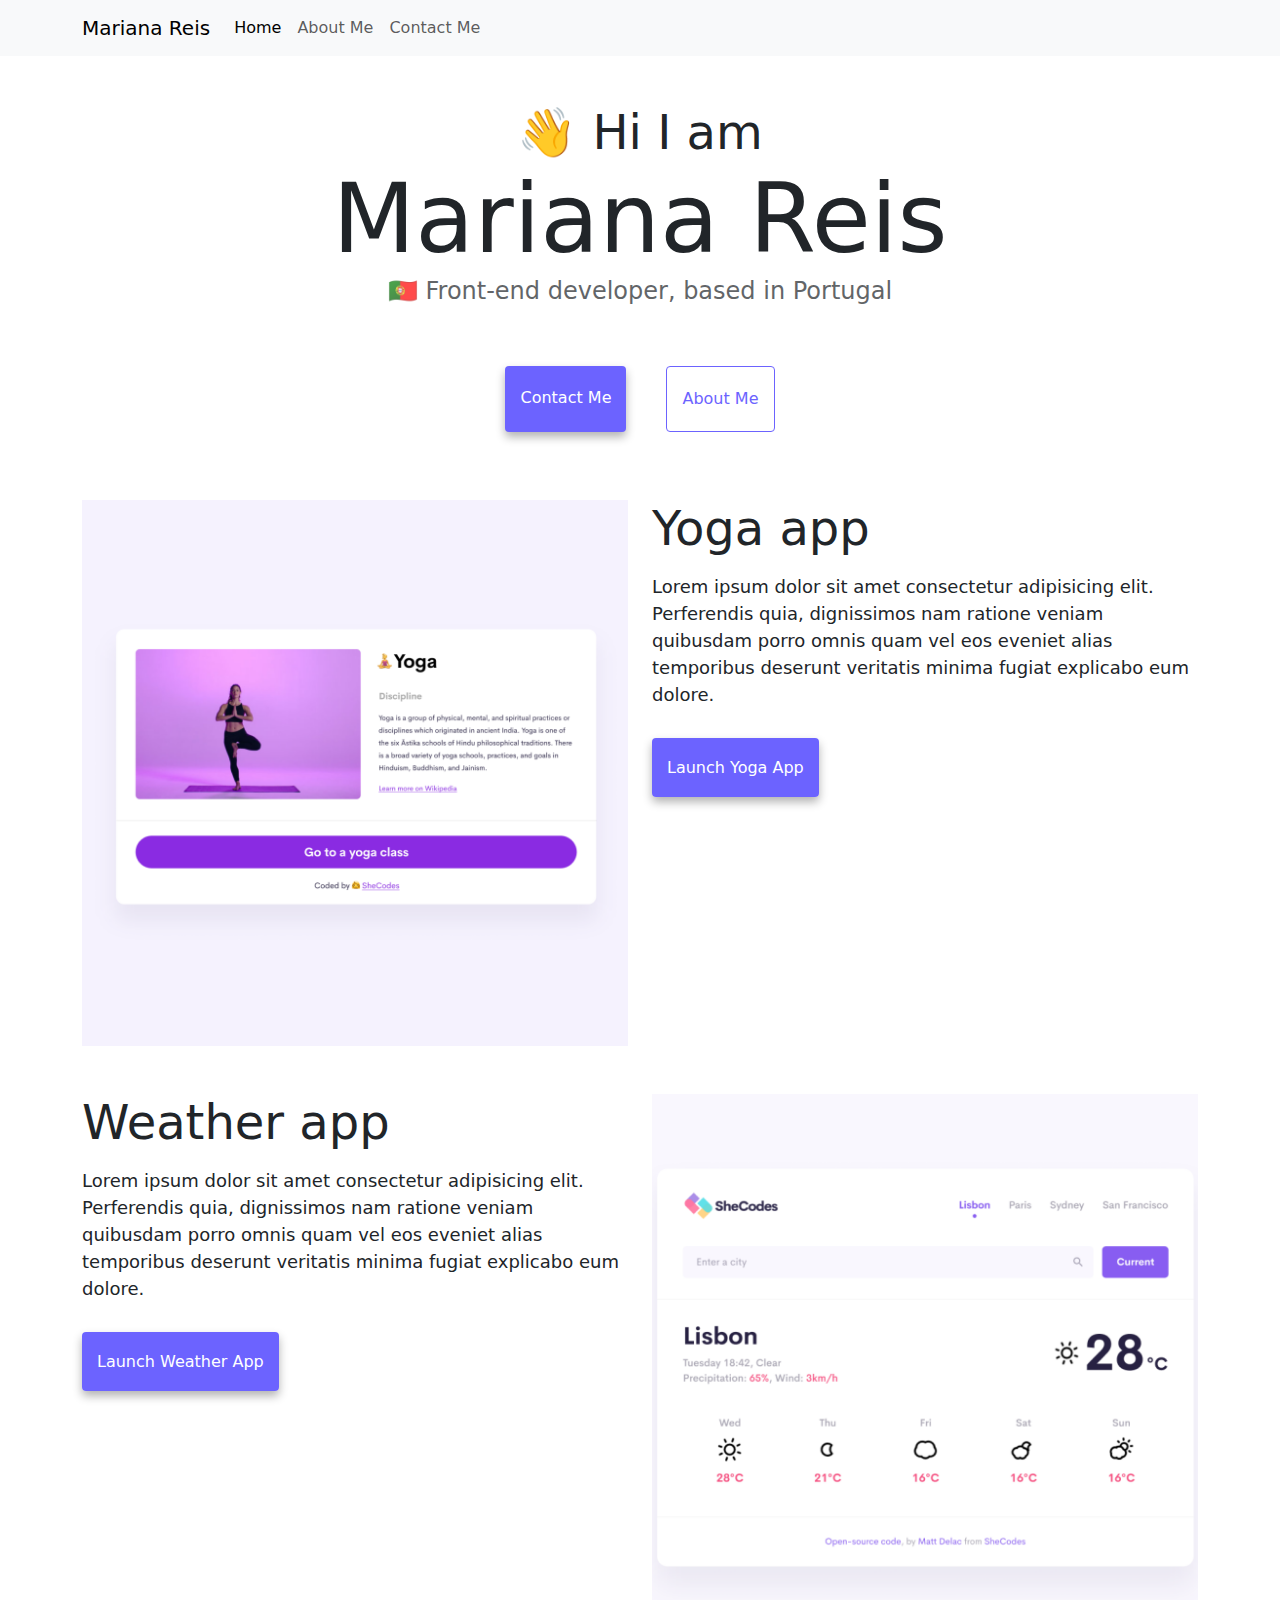
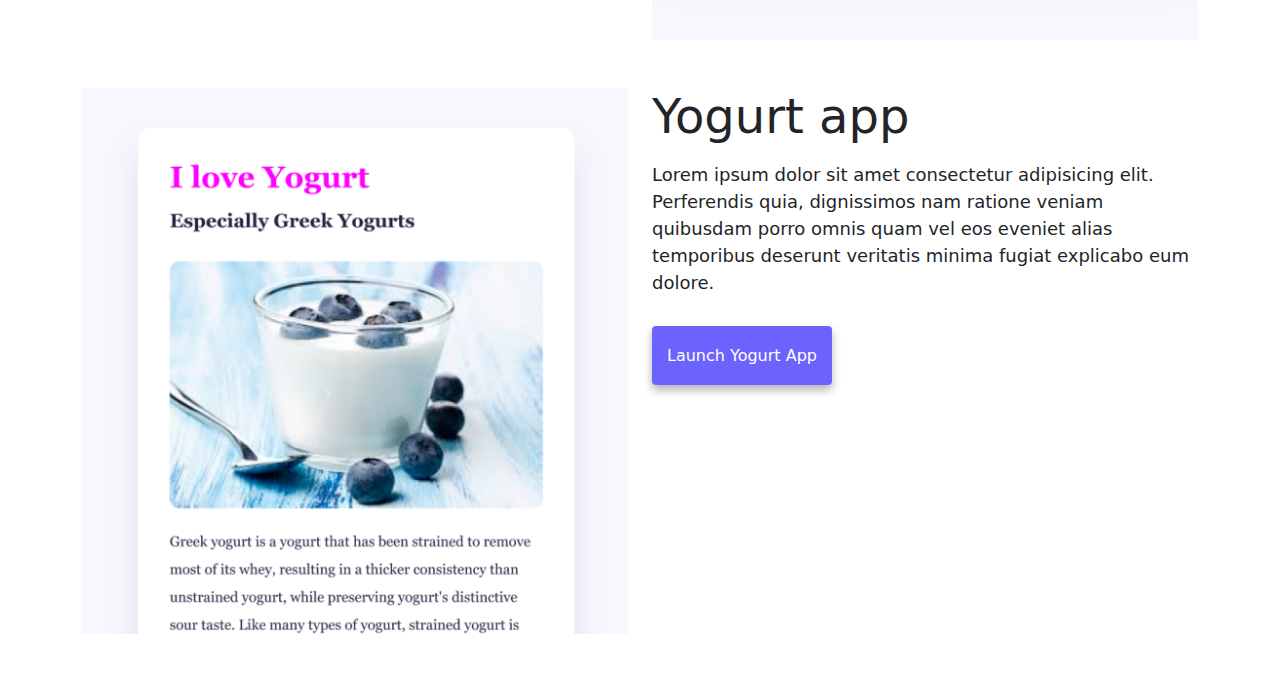
<file: index.html>
<!DOCTYPE html>
<html lang="en">
  <head>
    <meta charset="UTF-8" />
    <meta http-equiv="X-UA-Compatible" content="IE=edge" />
    <meta name="viewport" content="width=device-width, initial-scale=1.0" />
    <meta
      name="description"
      content="A portfolio about a junior front-end developer named Mariana Reis, that include some of her projects."
    />
    <link
      href="https://cdn.jsdelivr.net/npm/bootstrap@5.3.3/dist/css/bootstrap.min.css"
      rel="stylesheet"
      integrity="sha384-QWTKZyjpPEjISv5WaRU9OFeRpok6YctnYmDr5pNlyT2bRjXh0JMhjY6hW+ALEwIH"
      crossorigin="anonymous"
    />
    <script
      src="https://cdn.jsdelivr.net/npm/bootstrap@5.3.3/dist/js/bootstrap.bundle.min.js"
      integrity="sha384-YvpcrYf0tY3lHB60NNkmXc5s9fDVZLESaAA55NDzOxhy9GkcIdslK1eN7N6jIeHz"
      crossorigin="anonymous"
    ></script>
    <title>Home - Mariana Reis, front-end developer</title>
    <link rel="stylesheet" href="/CSS/style.css" />
  </head>
  <body>
    <nav class="navbar navbar-expand-lg bg-body-tertiary sticky-top">
      <div class="container">
        <a class="navbar-brand" href="/">Mariana Reis</a>
        <button
          class="navbar-toggler"
          type="button"
          data-bs-toggle="collapse"
          data-bs-target="#navbarNavAltMarkup"
          aria-controls="navbarNavAltMarkup"
          aria-expanded="false"
          aria-label="Toggle navigation"
        >
          <span class="navbar-toggler-icon"></span>
        </button>
        <div class="collapse navbar-collapse" id="navbarNavAltMarkup">
          <div class="navbar-nav">
            <a class="nav-link active" aria-current="page" href="index.html"
              >Home</a
            >
            <a class="nav-link" href="/about.html">About Me</a>
            <a class="nav-link" href="/about.html#contact">Contact Me</a>
          </div>
        </div>
      </div>
    </nav>

    <h2 class="mt-5">👋 Hi I am</h2>
    <h1>Mariana Reis</h1>
    <h3>🇵🇹 Front-end developer, based in Portugal</h3>
    <div class="navigation-links mb-5">
      <a href="/about.html#contact" class="contact-link" title="contact section"
        >Contact me</a
      >
      <a href="about.html" class="about-link" title="about me page">About me</a>
    </div>

    <div class="container">
      <div class="row mb-5">
        <div class="col-sm-6">
          <img
            src="images/yoga.png"
            class="img-fluid d-none d-sm-block"
            alt="landing page of the yoga app project"
          />
        </div>
        <div class="col-sm-6">
          <h2 class="text-start mb-3">Yoga app</h2>
          <p>
            Lorem ipsum dolor sit amet consectetur adipisicing elit. Perferendis
            quia, dignissimos nam ratione veniam quibusdam porro omnis quam vel
            eos eveniet alias temporibus deserunt veritatis minima fugiat
            explicabo eum dolore.
          </p>
          <div class="mt-5">
            <a
              href="#"
              class="projects-links mobile-links"
              title="Yoga App project"
              >Launch Yoga App</a
            >
          </div>
        </div>
      </div>

      <div class="row mt-5 mb-5">
        <div class="col-sm-6">
          <h2 class="text-start mb-3">Weather app</h2>
          <p>
            Lorem ipsum dolor sit amet consectetur adipisicing elit. Perferendis
            quia, dignissimos nam ratione veniam quibusdam porro omnis quam vel
            eos eveniet alias temporibus deserunt veritatis minima fugiat
            explicabo eum dolore.
          </p>
          <div class="mt-5">
            <a
              href="#"
              class="projects-links mobile-links"
              title="weather app project"
              >Launch Weather App</a
            >
          </div>
        </div>
        <div class="col-sm-6">
          <img
            src="images/weather.png"
            class="img-fluid d-none d-sm-block"
            alt="landing page of the weather app project"
          />
        </div>
      </div>

      <div class="row mt-5 mb-5">
        <div class="col-sm-6">
          <img
            src="images/yogurt.png"
            class="img-fluid d-none d-sm-block"
            alt="landing page of the yogurt app project"
          />
        </div>
        <div class="col-sm-6">
          <h2 class="text-start mb-3">Yogurt app</h2>
          <p>
            Lorem ipsum dolor sit amet consectetur adipisicing elit. Perferendis
            quia, dignissimos nam ratione veniam quibusdam porro omnis quam vel
            eos eveniet alias temporibus deserunt veritatis minima fugiat
            explicabo eum dolore.
          </p>
          <div class="mt-5">
            <a
              href="#"
              class="projects-links mobile-links"
              title="yogurt app project"
              >Launch Yogurt App</a
            >
          </div>
        </div>
      </div>
    </div>
  </body>
</html>
</file>
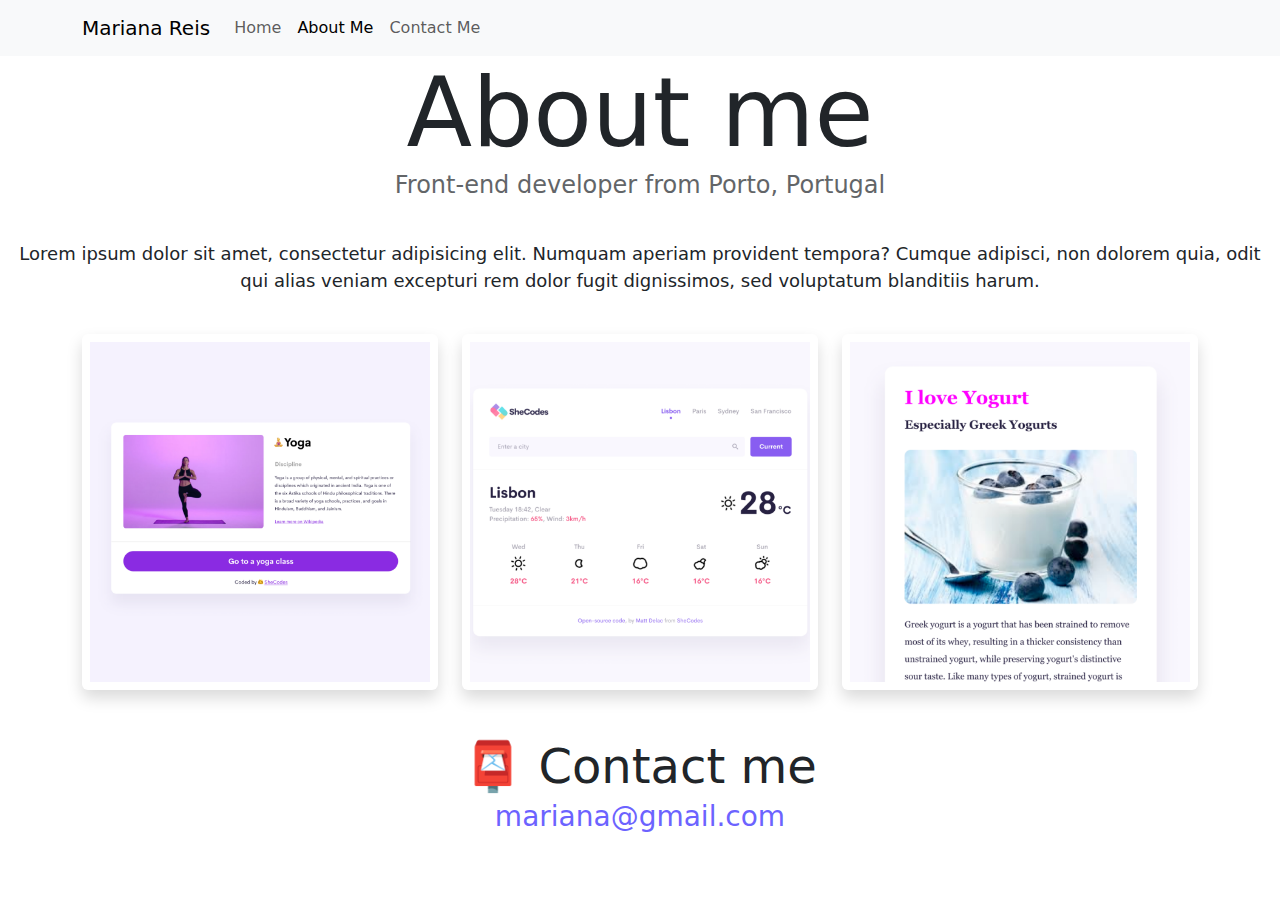
<file: about.html>
<!DOCTYPE html>
<html lang="en">
  <head>
    <meta charset="UTF-8" />
    <meta http-equiv="X-UA-Compatible" content="IE=edge" />
    <meta name="viewport" content="width=device-width, initial-scale=1.0" />
    <meta
      name="description"
      content="More information about  a junior front-end developer named Mariana Reis."
    />
    <link
      href="https://cdn.jsdelivr.net/npm/bootstrap@5.3.3/dist/css/bootstrap.min.css"
      rel="stylesheet"
      integrity="sha384-QWTKZyjpPEjISv5WaRU9OFeRpok6YctnYmDr5pNlyT2bRjXh0JMhjY6hW+ALEwIH"
      crossorigin="anonymous"
    />
    <script
      src="https://cdn.jsdelivr.net/npm/bootstrap@5.3.3/dist/js/bootstrap.bundle.min.js"
      integrity="sha384-YvpcrYf0tY3lHB60NNkmXc5s9fDVZLESaAA55NDzOxhy9GkcIdslK1eN7N6jIeHz"
      crossorigin="anonymous"
    ></script>
    <title>About Me - Mariana Reis, Front-end Developer</title>
    <link rel="stylesheet" href="/CSS/style.css" />
  </head>
  <body>
    <nav class="navbar navbar-expand-lg bg-body-tertiary sticky-top">
      <div class="container">
        <a class="navbar-brand" href="/">Mariana Reis</a>
        <button
          class="navbar-toggler"
          type="button"
          data-bs-toggle="collapse"
          data-bs-target="#navbarNavAltMarkup"
          aria-controls="navbarNavAltMarkup"
          aria-expanded="false"
          aria-label="Toggle navigation"
        >
          <span class="navbar-toggler-icon"></span>
        </button>
        <div class="collapse navbar-collapse" id="navbarNavAltMarkup">
          <div class="navbar-nav">
            <a class="nav-link" aria-current="page" href="/">Home</a>
            <a class="nav-link active" href="/about.html">About Me</a>
            <a class="nav-link" href="/about.html#contact">Contact Me</a>
          </div>
        </div>
      </div>
    </nav>
    <h1>About me</h1>
    <h3>Front-end developer from Porto, Portugal</h3>
    <div class="about-paragraphs text-center">
      <p>
        Lorem ipsum dolor sit amet, consectetur adipisicing elit. Numquam
        aperiam provident tempora? Cumque adipisci, non dolorem quia, odit qui
        alias veniam excepturi rem dolor fugit dignissimos, sed voluptatum
        blanditiis harum.
      </p>
    </div>

    <div class="container">
      <div class="row">
        <div class="col-sm-4">
          <img
            src="images/yoga.png"
            class="img-fluid p-2 shadow rounded"
            alt="landing page of the yoga app project"
          />
        </div>
        <div class="col-sm-4">
          <img
            src="images/weather.png"
            class="img-fluid p-2 shadow rounded"
            alt="landing page of the weather app project"
          />
        </div>
        <div class="col-sm-4">
          <img
            src="images/yogurt.png"
            class="img-fluid p-2 shadow rounded"
            alt="landing page of the yogurt app project"
          />
        </div>
      </div>
    </div>

    <div id="contact" class="mt-5">
      <h2>📮 Contact me</h2>
      <a
        href="mailto: mariana@gmail.com"
        class="email-link"
        title="email to contact Mariana Reis"
      >
        mariana@gmail.com
      </a>
    </div>
  </body>
</html>
</file>
<file: CSS/style.css>
:root {
  --primary-color: #6c63ff;
  --secondary-color: #f5f2fe;
  --box-shadow: 0 5px 10px rgba(0, 0, 0, 0.3);
}

h1,
h2,
h3 {
  text-align: center;
  margin: 0;
}

h1 {
  font-size: 96px;
}

h2 {
  font-size: 48px;
}

h3 {
  font-size: 24px;
  opacity: 0.7;
}

p {
  font-size: 18px;
  line-height: 1.5;
}

.projects-links {
  background-color: var(--primary-color);
  border-radius: 4px;
  padding: 20px 15px;
  text-decoration: none;
  text-transform: capitalize;
  box-shadow: var(--box-shadow);
  color: white;
}

.navigation-links {
  display: flex;
  margin-top: 40px;
  justify-content: center;
}

.navigation-links a {
  margin: 20px;
  border-radius: 4px;
  padding: 20px 15px;
  text-decoration: none;
  text-transform: capitalize;
}

.contact-link {
  background: var(--primary-color);
  box-shadow: var(--box-shadow);
  color: white;
}

.about-link {
  color: var(--primary-color);
  border: 1px solid var(--primary-color);
}

.homepage-link {
  color: var(--primary-color);
  text-align: center;
  display: block;
}

.about-paragraphs {
  display: flex;
  margin: 30px 0;
}

.about-paragraphs p {
  margin: 10px;
}

.email-link {
  display: flex;
  justify-content: center;
  color: var(--primary-color);
  font-size: 28px;
  text-decoration: none;
}

.email-link:hover {
  text-decoration: underline;
}

@media (max-width: 576px) {
  h2 {
    font-size: 38px;
  }

  h1 {
    font-size: 45px;
  }

  h3 {
    margin-top: 10px;
  }

  .mobile-links {
    display: block;
    text-align: center;
    margin: 0 20px;
  }
}
</file>
